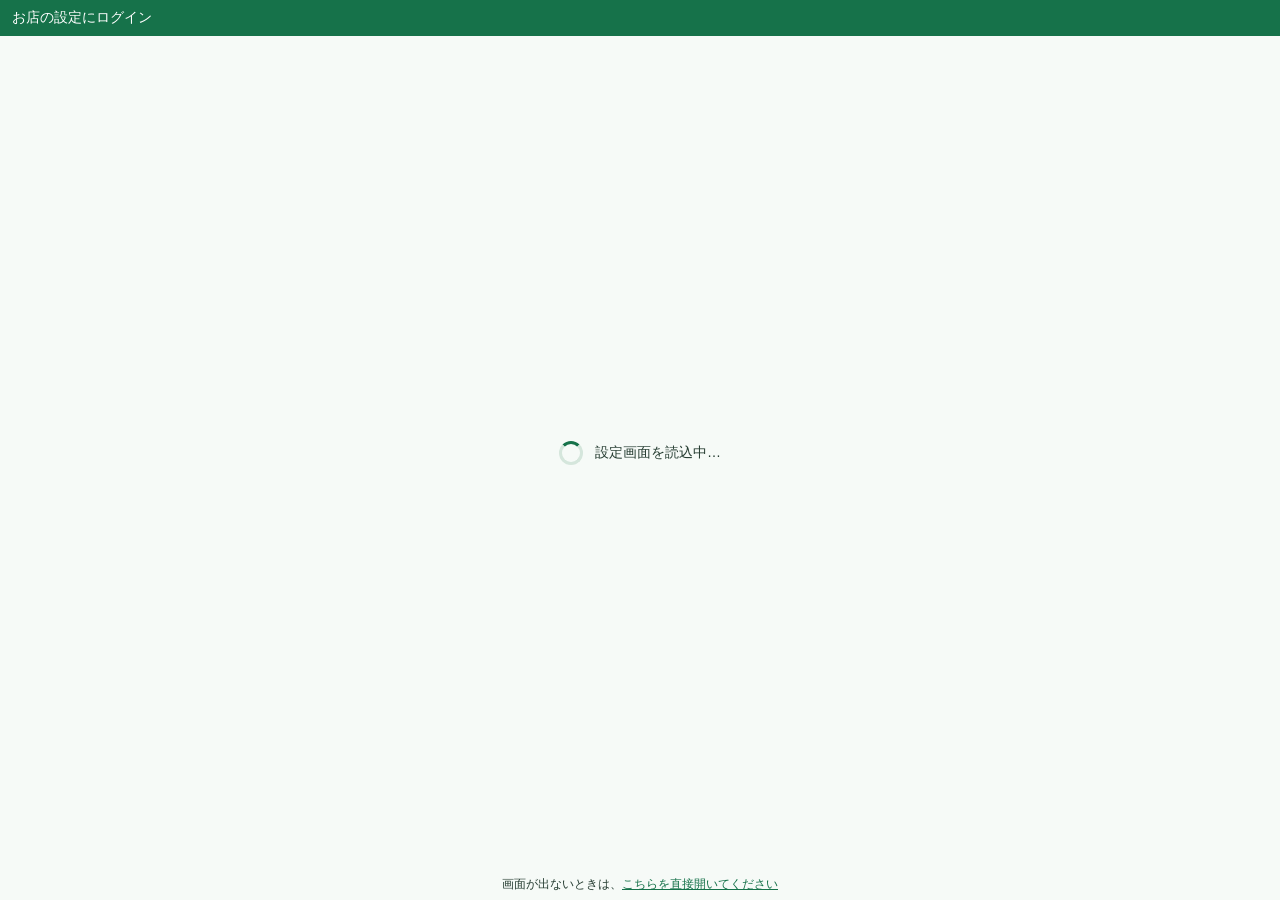
<file: settings/index.html>
<!doctype html>
<html lang="ja">
<head>
  <meta charset="utf-8">
  <meta name="viewport" content="width=device-width, initial-scale=1">
  <meta http-equiv="Cache-Control" content="no-cache, no-store, must-revalidate">
  <meta http-equiv="Pragma" content="no-cache">
  <meta http-equiv="Expires" content="0">
  <title>業務設定</title>
  <script>
    const setupUrl = new URL(location.href);
    const setupLink = setupUrl.searchParams.get('setup');
    if (setupUrl.searchParams.has('setup')) {
      setupUrl.searchParams.delete('setup');
      history.replaceState(history.state, '', setupUrl.pathname + setupUrl.search + setupUrl.hash);
    }
    window.EXEC_URL = 'https://script.google.com/macros/s/AKfycbyY7rwAfjavfs7XgatZMBrd6oIPhd4tOhqDwJg1WHrS1aQ0yMnUWuNnYvD6rLhuVUAG/exec';

  </script>
  <style>
    * { box-sizing: border-box; }
    html, body { margin: 0; height: 100%; }
    body { display: flex; flex-direction: column; height: 100vh; overflow: hidden; font-family: sans-serif; color: #243b30; background: #f6faf7; }
    header { flex: 0 0 auto; padding: 9px 12px; background: #16724A; color: white; font-size: 14px; }
    main { position: relative; flex: 1 1 auto; min-height: 0; overflow: hidden; }
    iframe { display: block; width: 100%; height: 100%; border: 0; visibility: hidden; }
    #loading { position: absolute; inset: 0; display: flex; align-items: center; justify-content: center; gap: 12px; font-size: 14px; }
    #loading[hidden] { display: none; }
    #loginPanel { position: absolute; inset: 0; overflow: auto; padding: 24px 16px; background: #f6faf7; }
    #loginPanel[hidden] { display: none; }
    form { max-width: 440px; margin: auto; }
    input:not([type="checkbox"]) { display: block; width: 100%; padding: 12px; font-size: 16px; }
    button { padding: 12px 24px; background: #16724A; color: white; border: 0; border-radius: 6px; font-size: 16px; }
    #loginMessage { min-height: 1.5em; }
    .spinner { width: 24px; height: 24px; border: 3px solid #d5e6dc; border-top-color: #16724A; border-radius: 50%; animation: spin 1s linear infinite; }
    @keyframes spin { to { transform: rotate(360deg); } }
    @media (prefers-reduced-motion: reduce) { .spinner { animation: none; } }
    footer { flex: 0 0 auto; padding: 7px 12px; text-align: center; font-size: 12px; background: #f6faf7; }
    a { color: #16724A; }
  </style>
</head>
<body>
  <header id="heading"></header>
  <main>
    <div id="loading" role="status"><span class="spinner" aria-hidden="true"></span><span>設定画面を読込中…</span></div>
    <section id="loginPanel" hidden="hidden">
      <form id="loginForm" method="post" action="#" onsubmit="return false">
        <h1 id="loginHeading"></h1>
        <p><label for="loginId">ログインID</label><input name="username" autocomplete="username" id="loginId" type="text" autocapitalize="none" spellcheck="false" required="required" maxlength="100"></p>
        <p><label for="password">パスワード</label><input type="password" name="password" autocomplete="current-password" id="password" required="required" maxlength="1024"></p>
        <p><label><input type="checkbox" id="remember" checked="checked"> このブラウザで保持（365日）</label></p>
        <p id="loginMessage" role="status" aria-live="polite"></p>
        <button type="submit" id="loginButton">ログイン</button>
        <p><a href="#register" id="showRegister">はじめての登録・ID やパスワードを忘れたとき</a></p>
      </form>
      <form id="registerForm" method="post" action="#" onsubmit="return false" hidden="hidden">
        <h1>はじめての登録</h1>
        <p id="setupCodeField"><label for="setupCode">登録コード</label><input id="setupCode" name="code" inputmode="numeric" autocomplete="one-time-code" required="required" placeholder="1234-5678"></p>
        <p id="setupConfirmed" hidden="hidden">登録リンクを確認しました</p>
        <p><label for="registerId">ログイン ID</label><input id="registerId" name="username" autocomplete="username" placeholder="kuma-admin" autocapitalize="none" spellcheck="false" required="required" maxlength="100"></p>
        <p><label for="newPassword">新しいパスワード</label><input id="newPassword" name="password" type="password" autocomplete="new-password" minlength="12" maxlength="1024" passwordrules="minlength: 12; required: lower; required: upper; required: digit;" required="required"></p>
        <p>ID を入れて、パスワード欄で「強力なパスワードを使用」を押し、登録する</p>
        <p><label for="registerName">名前</label><input id="registerName" name="name" value="サンロ太郎" required="required" maxlength="100"></p>
        <p id="registerMessage" role="status" aria-live="polite"></p>
        <button type="submit" id="registerButton">登録する</button>
        <p><a href="#login" id="showLogin">ログインにもどる</a></p>
      </form>
    </section>
    <iframe id="settings" title="業務設定" allow="clipboard-write" referrerpolicy="no-referrer-when-downgrade"></iframe>
  </main>
  <footer>画面が出ないときは、<a id="direct" target="_blank" rel="noopener noreferrer">こちらを直接開いてください</a></footer>
  <script>
    document.title = 'お店の設定にログイン';
    document.getElementById('heading').textContent = document.title;
    document.getElementById('direct').href = window.EXEC_URL;
    const requested = new URLSearchParams(location.search).get('store');
    const storeKey = typeof requested === 'string' && /^[a-z]+$/.test(requested) ? requested : '';
    const frame = document.getElementById('settings');
    const panel = document.getElementById('loginPanel');
    let password = document.getElementById('password');
    let button = document.getElementById('loginButton');
    let message = document.getElementById('loginMessage');
    document.getElementById('loginHeading').textContent = 'お店の設定にログイン';
    let peer = null, peerOrigin = null, waiting = false, pending = false, readyTimer = null, loginTimer = null;
    let registering = false;
    let loadingTimer = null;
    function switchForm(value) {
      if (waiting || pending) return;
      password.value = ''; message.textContent = '';
      registering = value;
      document.getElementById('loginForm').hidden = value;
      document.getElementById('registerForm').hidden = !value;
      password = document.getElementById(value ? 'newPassword' : 'password');
      button = document.getElementById(value ? 'registerButton' : 'loginButton');
      message = document.getElementById(value ? 'registerMessage' : 'loginMessage');
    }
    document.getElementById('showRegister').addEventListener('click', function (event) { event.preventDefault(); switchForm(true); });
    document.getElementById('showLogin').addEventListener('click', function (event) { event.preventDefault(); switchForm(false); });
    if (setupLink !== null) {
      document.getElementById('setupCode').value = setupLink;
      document.getElementById('setupCode').type = 'hidden';
      document.getElementById('setupCodeField').hidden = true;
      document.getElementById('setupConfirmed').hidden = false;
      switchForm(true);
      showApp(false);
      document.getElementById('registerId').focus();
    }
    function showApp(loggedIn) {
      clearTimeout(loadingTimer);
      panel.hidden = loggedIn;
      frame.style.visibility = loggedIn ? 'visible' : 'hidden';
      document.getElementById('loading').hidden = true;
    }
    function registrationMessage(message){
     message=typeof message==='string'?message.replace(/^Error: /,''):'';
     const fixed=['ID は半角英数字と _ . @ - だけ、パスワードは12文字以上にしてください','リンクの期限切れです。GAS でもう一度リンクを出してください','少し待ってからもう一度','保存できませんでした。もう一度','登録はできました。ログインを押してください'];
     return message.startsWith('保存できませんでした：')||fixed.includes(message)||/^コードが違います（あと [1-9] 回）$/.test(message)?message:'保存できませんでした。もう一度';
    }
    function validRegistration() {
      if (!registering) return true;
      const id = document.getElementById('registerId').value;
      if (/^[A-Za-z0-9_.@-]{1,100}$/.test(id) && Array.from(password.value).length >= 12 && password.value.length <= 1024 && !/[,\r\n]/.test(password.value)) return true;
      message.textContent = 'ID は半角英数字と _ . @ - だけ、パスワードは12文字以上にしてください';
      return false;
    }
    function sendLogin() {
      if (pending) return;
      if (!validRegistration()) { waiting = false; clearTimeout(readyTimer); button.disabled = false; return; }
      waiting = false; clearTimeout(readyTimer); pending = true;
      message.textContent = registering ? '登録中…（30 秒ほどかかることがあります）' : 'ログイン中…（少し時間がかかります）';
      loginTimer = setTimeout(function () {
        pending = false; button.disabled = false;
        message.textContent = '時間がかかっています。もう一度押すか、少し待ってから画面を再読み込みしてください';
        password.value = '';
      }, registering ? 60000 : 45000);
      if (registering) {
        peer.postMessage({type:'linefax-settings-register', code:document.getElementById('setupCode').value,
          loginId:document.getElementById('registerId').value, password:password.value,
          name:document.getElementById('registerName').value, storeKey:storeKey}, peerOrigin);
        return;
      }
      peer.postMessage({type:'linefax-settings-login', loginId:document.getElementById('loginId').value,
        password:password.value, remember:document.getElementById('remember').checked, storeKey:storeKey}, peerOrigin);
    }
    window.addEventListener('message', function (event) {
      if (!/^https:\/\/[a-z0-9-]+-script\.googleusercontent\.com$/.test(event.origin)) return;
      const data = event.data;
      if (!data || typeof data !== 'object' || !event.source) return;
      if (peer && (event.source !== peer || event.origin !== peerOrigin)) return;
      if (data.type === 'linefax-settings-ready') {
        // GASの入れ子iframeを許可し、別ウィンドウからのreadyは拒否する。
        let w = event.source, ok = false;
        try {
          for (let i = 0; i < 5 && w; i++) {
            if (w === frame.contentWindow) { ok = true; break; }
            if (w === w.parent) break;
            w = w.parent;
          }
        } catch (e) { return; }
        if (!ok) return;
        clearTimeout(loadingTimer);
        if (!peer) { peer = event.source; peerOrigin = event.origin; }
        peer.postMessage({type:'linefax-settings-hello', storeKey:storeKey}, peerOrigin);
        if (data.restoring === true) {
          loadingTimer = setTimeout(function () { showApp(false); }, 30000);
        } else if (data.loggedIn === true) {
          waiting = false; pending = false; clearTimeout(readyTimer); clearTimeout(loginTimer);
          button.disabled = false; showApp(true); password.value = '';
        } else {
          showApp(false);
          if (waiting) sendLogin();
        }
      } else if (peer && ['linefax-settings-register-result', 'linefax-settings-login-result'].includes(data.type) && typeof data.ok === 'boolean' && (data.ok || (pending && data.type === (registering ? 'linefax-settings-register-result' : 'linefax-settings-login-result')))) {
        waiting = false; pending = false; clearTimeout(readyTimer); clearTimeout(loginTimer); button.disabled = false;
        message.textContent = data.ok ? '' : (registering ? registrationMessage(data.message) : 'IDまたはパスワードが違います');
        showApp(data.ok);
        password.value = '';
      } else if (peer && data.type === 'linefax-settings-logged-out') {
        waiting = false; pending = false; clearTimeout(readyTimer); clearTimeout(loginTimer); button.disabled = false;
        password.value = ''; message.textContent = ''; showApp(false);
      }
    });
    function submitAuth(event) {
      event.preventDefault();
      if (button.disabled || !validRegistration()) return;
      button.disabled = true;
      if (peer) { sendLogin(); return; }
      waiting = true; message.textContent = '読み込み中…';
      readyTimer = setTimeout(function () {
        waiting = false; button.disabled = false;
        message.textContent = '読み込みに時間がかかっています。再試行するか、下の直接リンクを開いてください。';
        password.value = '';
      }, 15000);
    }
    document.getElementById('loginForm').addEventListener('submit', submitAuth);
    document.getElementById('registerForm').addEventListener('submit', submitAuth);
    frame.onload = function () {
      if (peer) return;
      clearTimeout(loadingTimer);
      loadingTimer = setTimeout(function () { showApp(false); }, 20000);
    };
    frame.src = window.EXEC_URL;
  </script>
</body>
</html>
</file>
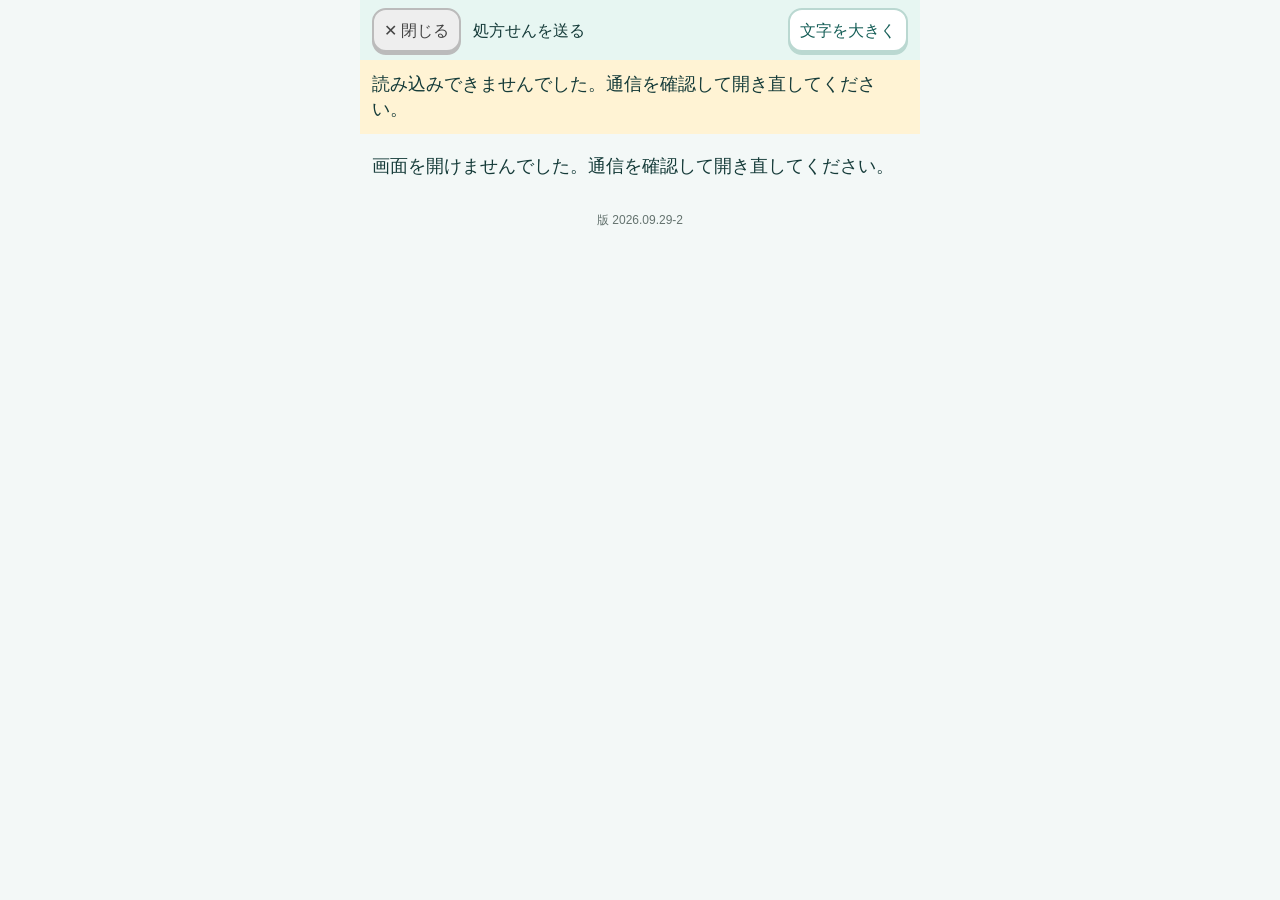
<file: shimoyoshida/index.html>
<!doctype html><html lang="ja"><head><meta charset="utf-8"><meta name="viewport" content="width=device-width,initial-scale=1"><title>処方せんを送る | サンロくん</title><meta http-equiv="Cache-Control" content="no-store, no-cache, must-revalidate">
<script>
const APP_VERSION = '2026.09.29-2';
(function () {
  var key = 'fujikawa-rx-version', query = '?v=' + APP_VERSION;
  try {
    if (localStorage.getItem(key) !== APP_VERSION) {
      localStorage.setItem(key, APP_VERSION);
      // URLも確認し、保存を無視するWebViewでも再読込は1回に留める。
      if (location.search !== query) location.replace(location.pathname + query);
    }
  } catch (error) { /* 保存不可でも画面を開く。 */ }
})();
</script>
<script defer src="https://static.line-scdn.net/liff/edge/2/sdk.js" data-liff-sdk></script>
<script>
document.write('<link rel="stylesheet" href="style.css?v=' + APP_VERSION + '">');
['config.js', 'sdk.js', 'app.js'].forEach(function (file) {
  document.write('<script defer src="' + file + '?v=' + APP_VERSION + '"><\/script>');
});
</script></head><body>
<header><button id="header-close" class="close-button" type="button">✕ 閉じる</button><span id="pharmacy-heading">処方せんを送る</span><button id="font" disabled>文字を大きく</button></header>
<div id="notice" role="status" aria-live="polite"></div><main id="main" aria-live="polite"><section class="panel"><h1>処方せんの写真を送ってね</h1><div class="progress" role="status"><span class="spinner" aria-hidden="true"></span>読み込み中…</div><button disabled>カメラで撮る</button><button disabled>アルバムから選ぶ</button></section></main>
<input id="camera" type="file" accept="image/*" capture="environment" hidden><input id="album" type="file" accept="image/*" hidden>
<footer id="app-version"></footer>
<script>document.getElementById('app-version').textContent = '版 ' + APP_VERSION;</script>
</body></html>
</file>
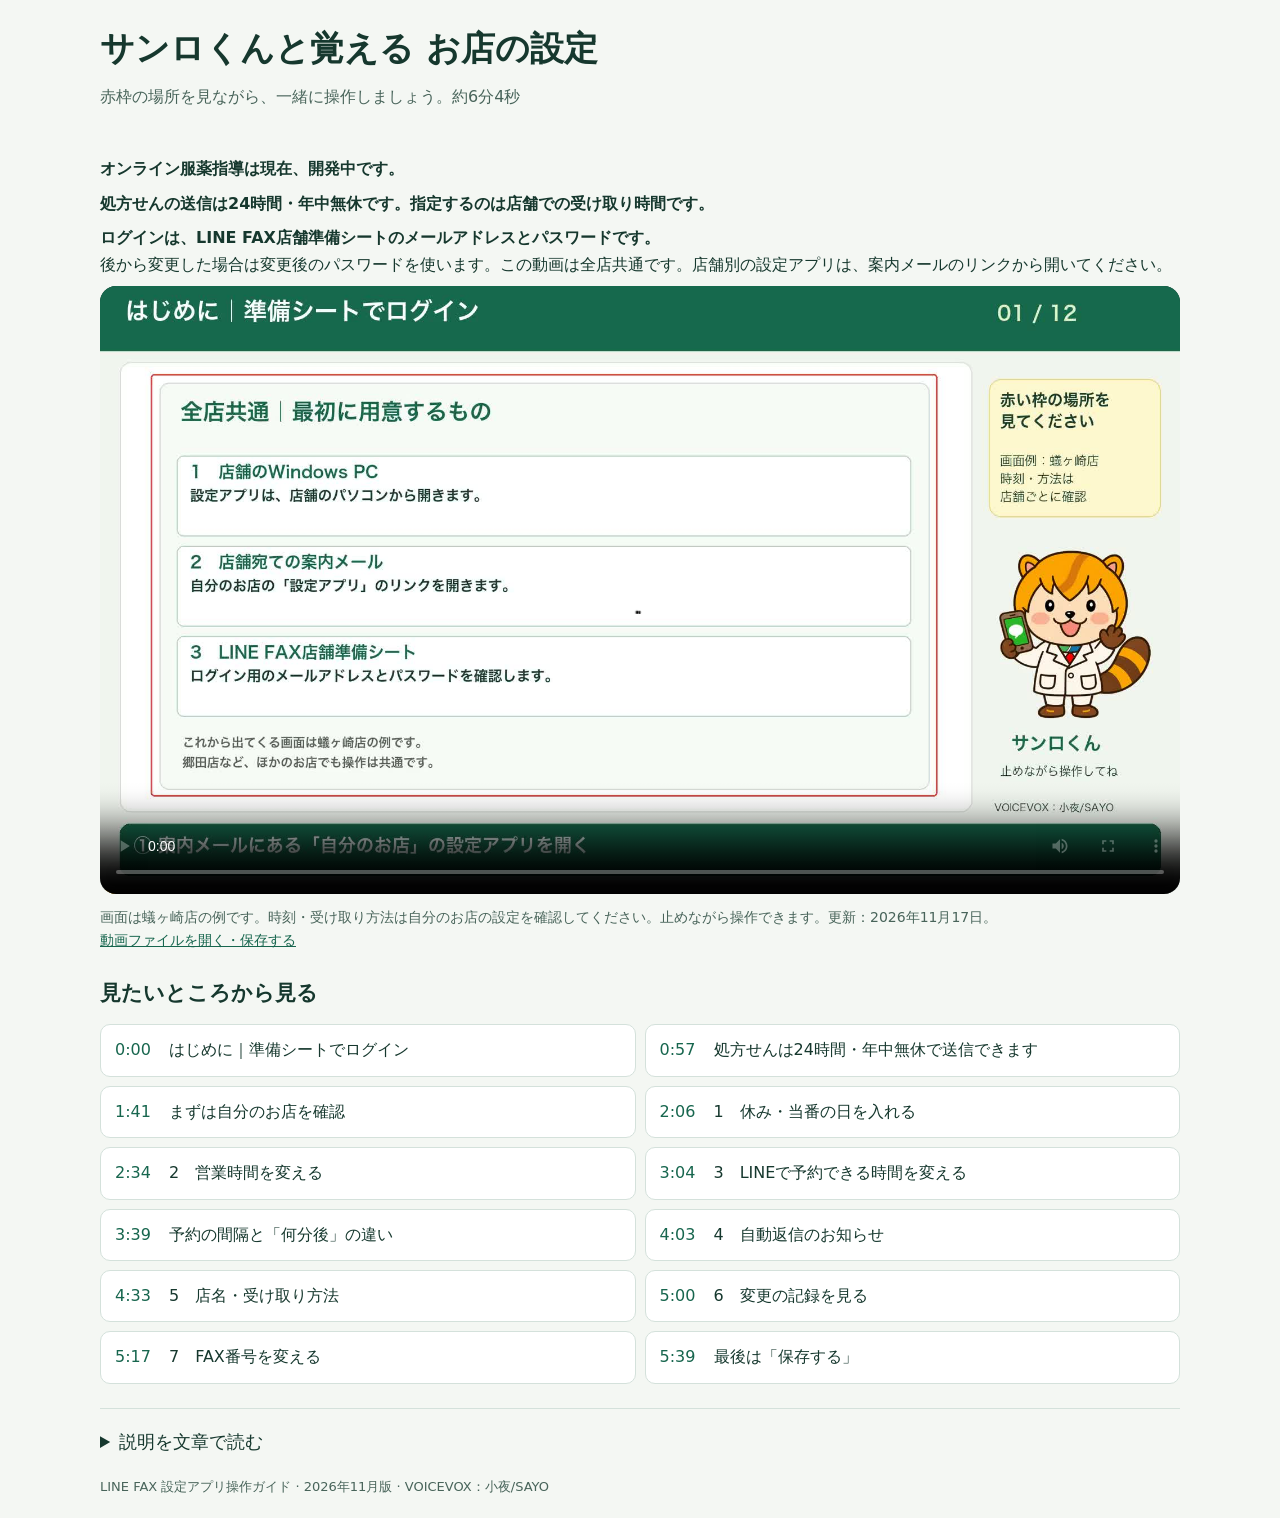
<file: help/settings/index.html>
<!doctype html>
<html lang="ja"><head><meta charset="utf-8"><meta name="viewport" content="width=device-width,initial-scale=1"><meta name="robots" content="noindex"><title>サンロくんと覚える お店の設定</title>
<style>
:root{color-scheme:light;--green:#17664e;--ink:#16382e;--border:#d4e1db}*{box-sizing:border-box}body{margin:0;background:#f4f7f3;color:var(--ink);font-family:system-ui,-apple-system,"Hiragino Kaku Gothic ProN","Yu Gothic",sans-serif;line-height:1.65}header,main,footer{max-width:1120px;margin:auto;padding:20px}header{padding-bottom:10px}h1{font-size:clamp(23px,4vw,34px);margin:0 0 6px}h2{font-size:21px;margin:0 0 14px}h3{font-size:18px;margin-top:25px}p{margin:8px 0}header p,.note,footer{color:#48645a}.player{background:#122e26;border-radius:16px;overflow:hidden}video{display:block;width:100%;aspect-ratio:16/9;background:#122e26}.note{font-size:14px;margin:12px 0 24px}.chapters{display:grid;grid-template-columns:repeat(2,minmax(0,1fr));gap:9px}button{appearance:none;display:flex;align-items:center;gap:14px;text-align:left;background:white;color:var(--ink);border:1px solid var(--border);border-radius:10px;padding:12px 14px;min-height:52px;font:inherit;cursor:pointer}button:hover,button[aria-current="true"]{border-color:var(--green);background:#e5f1e9}button:focus-visible,a:focus-visible,summary:focus-visible{outline:3px solid #bb7500;outline-offset:3px}time{font-variant-numeric:tabular-nums;color:var(--green);min-width:40px}details{margin-top:24px;border-top:1px solid var(--border);padding-top:18px}summary{cursor:pointer;font-size:18px}a{color:var(--green)}footer{font-size:13px;padding-top:0}@media(max-width:640px){header,main,footer{padding:16px}.chapters{grid-template-columns:1fr}.player{border-radius:9px}}
</style></head><body>
<header><h1>サンロくんと覚える お店の設定</h1><p>赤枠の場所を見ながら、一緒に操作しましょう。約6分4秒</p></header>
<main><p><strong>オンライン服薬指導は現在、開発中です。</strong></p><p><strong>処方せんの送信は24時間・年中無休です。指定するのは店舗での受け取り時間です。</strong></p><p><strong>ログインは、LINE FAX店舗準備シートのメールアドレスとパスワードです。</strong><br>後から変更した場合は変更後のパスワードを使います。この動画は全店共通です。店舗別の設定アプリは、案内メールのリンクから開いてください。</p><div class="player"><video id="guide" controls playsinline preload="metadata" poster="poster.jpg?v=v6-20261117"><source src="sanrokun-settings-guide-v6-20261117.mp4" type="video/mp4"><track kind="subtitles" src="captions.vtt?v=v6-20261117" srclang="ja" label="日本語の要点">動画を再生できない場合は、下のリンクから開いてください。</video></div>
<p class="note">画面は蟻ヶ崎店の例です。時刻・受け取り方法は自分のお店の設定を確認してください。止めながら操作できます。更新：2026年11月17日。<br><a href="sanrokun-settings-guide-v6-20261117.mp4">動画ファイルを開く・保存する</a></p>
<h2>見たいところから見る</h2><div class="chapters"><button type="button" data-start="0"><time>0:00</time><span>はじめに｜準備シートでログイン</span></button>
<button type="button" data-start="57.067"><time>0:57</time><span>処方せんは24時間・年中無休で送信できます</span></button>
<button type="button" data-start="101.067"><time>1:41</time><span>まずは自分のお店を確認</span></button>
<button type="button" data-start="126.8"><time>2:06</time><span>1　休み・当番の日を入れる</span></button>
<button type="button" data-start="154.8"><time>2:34</time><span>2　営業時間を変える</span></button>
<button type="button" data-start="184.133"><time>3:04</time><span>3　LINEで予約できる時間を変える</span></button>
<button type="button" data-start="219.0"><time>3:39</time><span>予約の間隔と「何分後」の違い</span></button>
<button type="button" data-start="243.267"><time>4:03</time><span>4　自動返信のお知らせ</span></button>
<button type="button" data-start="273.4"><time>4:33</time><span>5　店名・受け取り方法</span></button>
<button type="button" data-start="300.333"><time>5:00</time><span>6　変更の記録を見る</span></button>
<button type="button" data-start="317.733"><time>5:17</time><span>7　FAX番号を変える</span></button>
<button type="button" data-start="339.467"><time>5:39</time><span>最後は「保存する」</span></button></div><p id="play-message" role="status" aria-live="polite"></p>
<details><summary>説明を文章で読む</summary><h3>はじめに｜準備シートでログイン</h3><p>こんにちは、サンロくんです。この動画は、全店共通の設定アプリの説明です。まず、店舗のパソコンで、案内メールにある自分のお店の設定アプリのリンクを開きます。ログインには、ラインファックス店舗準備シートに記入したメールアドレスとパスワードを使います。メールアドレス欄とパスワード欄に、それぞれ入力して、ログインを押してください。これは設定アプリへのログインです。新規登録は選びません。パスワードを後から変更した場合は、変更後のものを使ってください。入れないときは木村まで連絡してください。ログインできたら、上にある店名が自分のお店か確認します。これから映る画面は蟻ヶ崎店の例です。郷田店など、ほかのお店でも操作は同じですが、時刻や受け取り方法は自分のお店の内容を確認しましょう。</p>
<h3>処方せんは24時間・年中無休で送信できます</h3><p>アプリから処方せんを送れる時間は、24時間、年中無休です。夜中や休日など、お店が閉まっているときも送れます。実際に、夜中や休日に送る方もいます。指定が必要なのは、店舗でお薬を受け取る時間です。営業時間、昼休み、休業日、受け取りの開始時刻や当日の予約締め切りは、受け取りの選択肢のための設定です。処方せんを送れる時間を制限する設定ではありません。送信できても、すぐにお薬を受け取れるという意味ではありません。お店の営業日と、ラインで選べる受け取り時刻を確認してください。</p>
<h3>まずは自分のお店を確認</h3><p>こんにちは、サンロくんです。お店の設定を、一緒に見ていきましょう。ログインしたら、上にある店名が自分のお店か確認します。横には、今日の営業時間と当日の受付締め切りが出ています。この動画では、蟻ヶ崎店の画面を例に説明します。時刻は、それぞれのお店の設定を確認してください。</p>
<h3>1　休み・当番の日を入れる</h3><p>最初は、休み、当番の日を入れる、です。年末年始や臨時のお休み、休日当番を登録します。どうする、で種類を選び、カレンダーで日にちを選びます。連休なら、最初の日と最後の日を押します。予定を追加したら、入っている予定を確認して、右上の保存するを押してください。追加しただけでは、まだ保存されていません。</p>
<h3>2　営業時間を変える</h3><p>次は、営業時間を変える、です。ふだんの曜日ごとの営業時間と、昼休みを決めます。この画面のお店の開店時刻は、午前9時です。午前は9時から13時まで、午後は14時から18時まで営業します。昼休みは13時から14時です。その日だけのお休みは、先ほどの休み、当番の日を入れる、で登録します。</p>
<h3>3　LINEで予約できる時間を変える</h3><p>次は、ラインで予約できる時間を変える、です。営業時間とは別に、受け取りの開始、昼休みのあとの再開、当日の予約締め切りを決めます。この画面の受け取り開始は、午前9時30分です。昼休みのあとは14時30分に再開します。当日の予約締め切りは17時30分です。受付の締め切りと、受け取りの最終時刻は、同じ意味ではありません。画面の時間の図も確認しましょう。</p>
<h3>予約の間隔と「何分後」の違い</h3><p>詳しい設定の、今から何分後以降を出す、は、選べる時刻までの待ち時間です。ゼロ分後は、追加の待ち時間がないという意味で、お薬がすぐにできるという意味ではありません。予約の間隔を30分にすると、選べる時刻が30分おきに並びます。この二つは、別の設定です。</p>
<h3>4　自動返信のお知らせ</h3><p>次は、自動返信のお知らせ、です。年末年始などの案内を、ラインの自動返信に添えられます。お知らせの文を書き、出し始める日と、出し終わる日を確認します。終わる日は必ず指定してください。ラインでの見え方を確認して、保存します。お知らせを書くだけでは、休業日の予約は止まりません。お休みは、休み、当番の画面にも入れましょう。</p>
<h3>5　店名・受け取り方法</h3><p>店名、受け取り方法では、お店の名前と、対応する受け取り方法を確認します。この画面のお店は、薬局で受け取りだけです。ドライブスルーは、実際に対応するお店だけで使います。オンライン服薬指導は、現在開発中です。今は設定しません。ほかのお店の設定を、そのまままねしないでください。</p>
<h3>6　変更の記録を見る</h3><p>設定がいつ変わったか知りたいときは、変更の記録を見る、を開きます。いつ、何を変更したか確認できます。店舗で一つのログインを共用している場合、スタッフ一人ひとりの名前が分かるわけではありません。</p>
<h3>7　FAX番号を変える</h3><p>ファックス番号を変える、は、処方せんを受け取るお店の番号です。番号が実際に変わったときだけ、変更する、から入力します。電話番号と間違えないよう、送り先を確認してから保存してください。説明を聞いているだけなら、変更する必要はありません。</p>
<h3>最後は「保存する」</h3><p>最後に、保存のしかたです。何も変えていないときは、保存する、は押せません。変更すると押せるようになります。内容を確認して保存してください。複数人で同時に編集せず、一人ずつ操作しましょう。分からなくなったら、この動画を止めて、同じ画面を開いてみてください。サンロくんでした。</p></details></main>
<footer>LINE FAX 設定アプリ操作ガイド · 2026年11月版 · VOICEVOX：小夜/SAYO</footer>
<script>
const video=document.getElementById('guide');
const buttons=Array.from(document.querySelectorAll('[data-start]'));
for(const button of buttons)button.addEventListener('click',()=>{
 video.currentTime=Number(button.dataset.start);
 video.scrollIntoView({behavior:'smooth',block:'center'});
 const pending=video.play();
 if(pending)pending.catch(error=>{if(error.name==='NotAllowedError')document.getElementById('play-message').textContent='動画の再生ボタンを押してください。';});
});
video.addEventListener('playing',()=>{document.getElementById('play-message').textContent='';});
video.addEventListener('timeupdate',()=>{
 let active=0;buttons.forEach((button,i)=>{if(video.currentTime>=Number(button.dataset.start))active=i;});
 buttons.forEach((button,i)=>button.setAttribute('aria-current',String(i===active)));
});
</script></body></html>
</file>
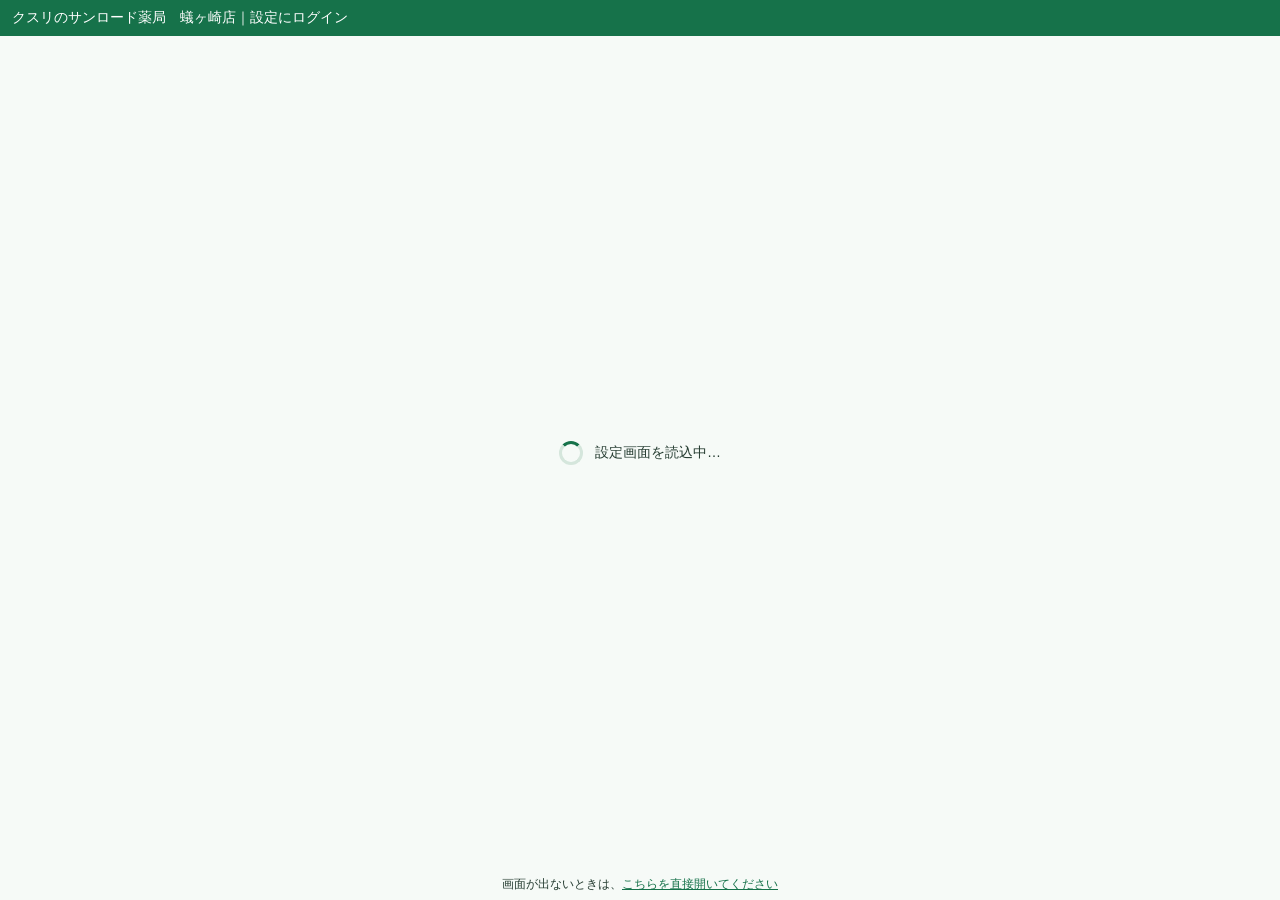
<file: settings/arigasaki/index.html>
<!doctype html>
<html lang="ja">
<head>
  <meta charset="utf-8">
  <meta name="viewport" content="width=device-width, initial-scale=1">
  <meta http-equiv="Cache-Control" content="no-cache, no-store, must-revalidate">
  <meta http-equiv="Pragma" content="no-cache">
  <meta http-equiv="Expires" content="0">
  <title>クスリのサンロード薬局　蟻ヶ崎店｜業務設定</title>
  <script>
    const setupUrl = new URL(location.href);
    const setupLink = setupUrl.searchParams.get('setup');
    if (setupUrl.searchParams.has('setup')) {
      setupUrl.searchParams.delete('setup');
      history.replaceState(history.state, '', setupUrl.pathname + setupUrl.search + setupUrl.hash);
    }
    window.EXEC_URL = 'https://script.google.com/macros/s/AKfycbzzbAVPnFRmVvcuL64xXVMEP1IHml-efd12JSZf7HbNb_q4RWIeNH791uGTzBsr14xv/exec';

  </script>
  <style>
    * { box-sizing: border-box; }
    html, body { margin: 0; height: 100%; }
    body { display: flex; flex-direction: column; height: 100vh; overflow: hidden; font-family: sans-serif; color: #243b30; background: #f6faf7; }
    header { flex: 0 0 auto; padding: 9px 12px; background: #16724A; color: white; font-size: 14px; }
    main { position: relative; flex: 1 1 auto; min-height: 0; overflow: hidden; }
    iframe { display: block; width: 100%; height: 100%; border: 0; visibility: hidden; }
    #loading { position: absolute; inset: 0; display: flex; align-items: center; justify-content: center; gap: 12px; font-size: 14px; }
    #loading[hidden] { display: none; }
    #loginPanel { position: absolute; inset: 0; overflow: auto; padding: 24px 16px; background: #f6faf7; }
    #loginPanel[hidden] { display: none; }
    form { max-width: 440px; margin: auto; }
    input:not([type="checkbox"]) { display: block; width: 100%; padding: 12px; font-size: 16px; }
    button { padding: 12px 24px; background: #16724A; color: white; border: 0; border-radius: 6px; font-size: 16px; }
    #loginMessage { min-height: 1.5em; }
    .spinner { width: 24px; height: 24px; border: 3px solid #d5e6dc; border-top-color: #16724A; border-radius: 50%; animation: spin 1s linear infinite; }
    @keyframes spin { to { transform: rotate(360deg); } }
    @media (prefers-reduced-motion: reduce) { .spinner { animation: none; } }
    footer { flex: 0 0 auto; padding: 7px 12px; text-align: center; font-size: 12px; background: #f6faf7; }
    a { color: #16724A; }
  </style>
</head>
<body>
  <header id="heading"></header>
  <main>
    <div id="loading" role="status"><span class="spinner" aria-hidden="true"></span><span>設定画面を読込中…</span></div>
    <section id="loginPanel" hidden="hidden">
      <form id="loginForm" method="post" action="#" onsubmit="return false">
        <h1 id="loginHeading"></h1>
        <p><label for="loginId">ログインID</label><input name="username" autocomplete="username" id="loginId" type="text" autocapitalize="none" spellcheck="false" required="required" maxlength="100"></p>
        <p><label for="password">パスワード</label><input type="password" name="password" autocomplete="current-password" id="password" required="required" maxlength="1024"></p>
        <p><label><input type="checkbox" id="remember" checked="checked"> このブラウザで保持（365日）</label></p>
        <p id="loginMessage" role="status" aria-live="polite"></p>
        <button type="submit" id="loginButton">ログイン</button>
        <p><a href="#register" id="showRegister">はじめての登録・ID やパスワードを忘れたとき</a></p>
      </form>
      <form id="registerForm" method="post" action="#" onsubmit="return false" hidden="hidden">
        <h1>はじめての登録</h1>
        <p id="setupCodeField"><label for="setupCode">登録コード</label><input id="setupCode" name="code" inputmode="numeric" autocomplete="one-time-code" required="required" placeholder="1234-5678"></p>
        <p id="setupConfirmed" hidden="hidden">登録リンクを確認しました</p>
        <p><label for="registerId">ログイン ID</label><input id="registerId" name="username" autocomplete="username" placeholder="kuma-admin" autocapitalize="none" spellcheck="false" required="required" maxlength="100"></p>
        <p><label for="newPassword">新しいパスワード</label><input id="newPassword" name="password" type="password" autocomplete="new-password" minlength="12" maxlength="1024" passwordrules="minlength: 12; required: lower; required: upper; required: digit;" required="required"></p>
        <p>ID を入れて、パスワード欄で「強力なパスワードを使用」を押し、登録する</p>
        <p><label for="registerName">名前</label><input id="registerName" name="name" value="サンロ太郎" required="required" maxlength="100"></p>
        <p id="registerMessage" role="status" aria-live="polite"></p>
        <button type="submit" id="registerButton">登録する</button>
        <p><a href="#login" id="showLogin">ログインにもどる</a></p>
      </form>
    </section>
    <iframe id="settings" title="業務設定" allow="clipboard-write" referrerpolicy="no-referrer-when-downgrade"></iframe>
  </main>
  <footer>画面が出ないときは、<a id="direct" target="_blank" rel="noopener noreferrer">こちらを直接開いてください</a></footer>
  <script>
    document.title = 'クスリのサンロード薬局　蟻ヶ崎店｜設定にログイン';
    document.getElementById('heading').textContent = document.title;
    document.getElementById('direct').href = window.EXEC_URL;
    const storeKey = 'arigasaki';
    const frame = document.getElementById('settings');
    const panel = document.getElementById('loginPanel');
    let password = document.getElementById('password');
    let button = document.getElementById('loginButton');
    let message = document.getElementById('loginMessage');
    document.getElementById('loginHeading').textContent = document.title;
    let peer = null, peerOrigin = null, waiting = false, pending = false, readyTimer = null, loginTimer = null;
    let registering = false;
    let loadingTimer = null;
    function switchForm(value) {
      if (waiting || pending) return;
      password.value = ''; message.textContent = '';
      registering = value;
      document.getElementById('loginForm').hidden = value;
      document.getElementById('registerForm').hidden = !value;
      password = document.getElementById(value ? 'newPassword' : 'password');
      button = document.getElementById(value ? 'registerButton' : 'loginButton');
      message = document.getElementById(value ? 'registerMessage' : 'loginMessage');
    }
    document.getElementById('showRegister').addEventListener('click', function (event) { event.preventDefault(); switchForm(true); });
    document.getElementById('showLogin').addEventListener('click', function (event) { event.preventDefault(); switchForm(false); });
    if (setupLink !== null) {
      document.getElementById('setupCode').value = setupLink;
      document.getElementById('setupCode').type = 'hidden';
      document.getElementById('setupCodeField').hidden = true;
      document.getElementById('setupConfirmed').hidden = false;
      switchForm(true);
      showApp(false);
      document.getElementById('registerId').focus();
    }
    function showApp(loggedIn) {
      clearTimeout(loadingTimer);
      panel.hidden = loggedIn;
      frame.style.visibility = loggedIn ? 'visible' : 'hidden';
      document.getElementById('loading').hidden = true;
    }
    function registrationMessage(message){
     message=typeof message==='string'?message.replace(/^Error: /,''):'';
     const fixed=['ID は半角英数字と _ . @ - だけ、パスワードは12文字以上にしてください','リンクの期限切れです。GAS でもう一度リンクを出してください','少し待ってからもう一度','保存できませんでした。もう一度','登録はできました。ログインを押してください'];
     return message.startsWith('保存できませんでした：')||fixed.includes(message)||/^コードが違います（あと [1-9] 回）$/.test(message)?message:'保存できませんでした。もう一度';
    }
    function validRegistration() {
      if (!registering) return true;
      const id = document.getElementById('registerId').value;
      if (/^[A-Za-z0-9_.@-]{1,100}$/.test(id) && Array.from(password.value).length >= 12 && password.value.length <= 1024 && !/[,\r\n]/.test(password.value)) return true;
      message.textContent = 'ID は半角英数字と _ . @ - だけ、パスワードは12文字以上にしてください';
      return false;
    }
    function sendLogin() {
      if (pending) return;
      if (!validRegistration()) { waiting = false; clearTimeout(readyTimer); button.disabled = false; return; }
      waiting = false; clearTimeout(readyTimer); pending = true;
      message.textContent = registering ? '登録中…（30 秒ほどかかることがあります）' : 'ログイン中…（少し時間がかかります）';
      loginTimer = setTimeout(function () {
        pending = false; button.disabled = false;
        message.textContent = '時間がかかっています。もう一度押すか、少し待ってから画面を再読み込みしてください';
        password.value = '';
      }, registering ? 60000 : 45000);
      if (registering) {
        peer.postMessage({type:'linefax-settings-register', code:document.getElementById('setupCode').value,
          loginId:document.getElementById('registerId').value, password:password.value,
          name:document.getElementById('registerName').value, storeKey:storeKey}, peerOrigin);
        return;
      }
      peer.postMessage({type:'linefax-settings-login', loginId:document.getElementById('loginId').value,
        password:password.value, remember:document.getElementById('remember').checked, storeKey:storeKey}, peerOrigin);
    }
    window.addEventListener('message', function (event) {
      if (!/^https:\/\/[a-z0-9-]+-script\.googleusercontent\.com$/.test(event.origin)) return;
      const data = event.data;
      if (!data || typeof data !== 'object' || !event.source) return;
      if (peer && (event.source !== peer || event.origin !== peerOrigin)) return;
      if (data.type === 'linefax-settings-ready') {
        // GASの入れ子iframeを許可し、別ウィンドウからのreadyは拒否する。
        let w = event.source, ok = false;
        try {
          for (let i = 0; i < 5 && w; i++) {
            if (w === frame.contentWindow) { ok = true; break; }
            if (w === w.parent) break;
            w = w.parent;
          }
        } catch (e) { return; }
        if (!ok) return;
        clearTimeout(loadingTimer);
        if (!peer) { peer = event.source; peerOrigin = event.origin; }
        peer.postMessage({type:'linefax-settings-hello', storeKey:storeKey}, peerOrigin);
        if (data.restoring === true) {
          loadingTimer = setTimeout(function () { showApp(false); }, 30000);
        } else if (data.loggedIn === true) {
          waiting = false; pending = false; clearTimeout(readyTimer); clearTimeout(loginTimer);
          button.disabled = false; showApp(true); password.value = '';
        } else {
          showApp(false);
          if (waiting) sendLogin();
        }
      } else if (peer && ['linefax-settings-register-result', 'linefax-settings-login-result'].includes(data.type) && typeof data.ok === 'boolean' && (data.ok || (pending && data.type === (registering ? 'linefax-settings-register-result' : 'linefax-settings-login-result')))) {
        waiting = false; pending = false; clearTimeout(readyTimer); clearTimeout(loginTimer); button.disabled = false;
        message.textContent = data.ok ? '' : (registering ? registrationMessage(data.message) : 'IDまたはパスワードが違います');
        showApp(data.ok);
        password.value = '';
      } else if (peer && data.type === 'linefax-settings-logged-out') {
        waiting = false; pending = false; clearTimeout(readyTimer); clearTimeout(loginTimer); button.disabled = false;
        password.value = ''; message.textContent = ''; showApp(false);
      }
    });
    function submitAuth(event) {
      event.preventDefault();
      if (button.disabled || !validRegistration()) return;
      button.disabled = true;
      if (peer) { sendLogin(); return; }
      waiting = true; message.textContent = '読み込み中…';
      readyTimer = setTimeout(function () {
        waiting = false; button.disabled = false;
        message.textContent = '読み込みに時間がかかっています。再試行するか、下の直接リンクを開いてください。';
        password.value = '';
      }, 15000);
    }
    document.getElementById('loginForm').addEventListener('submit', submitAuth);
    document.getElementById('registerForm').addEventListener('submit', submitAuth);
    frame.onload = function () {
      if (peer) return;
      clearTimeout(loadingTimer);
      loadingTimer = setTimeout(function () { showApp(false); }, 20000);
    };
    frame.src = window.EXEC_URL;
  </script>
</body>
</html>
</file>
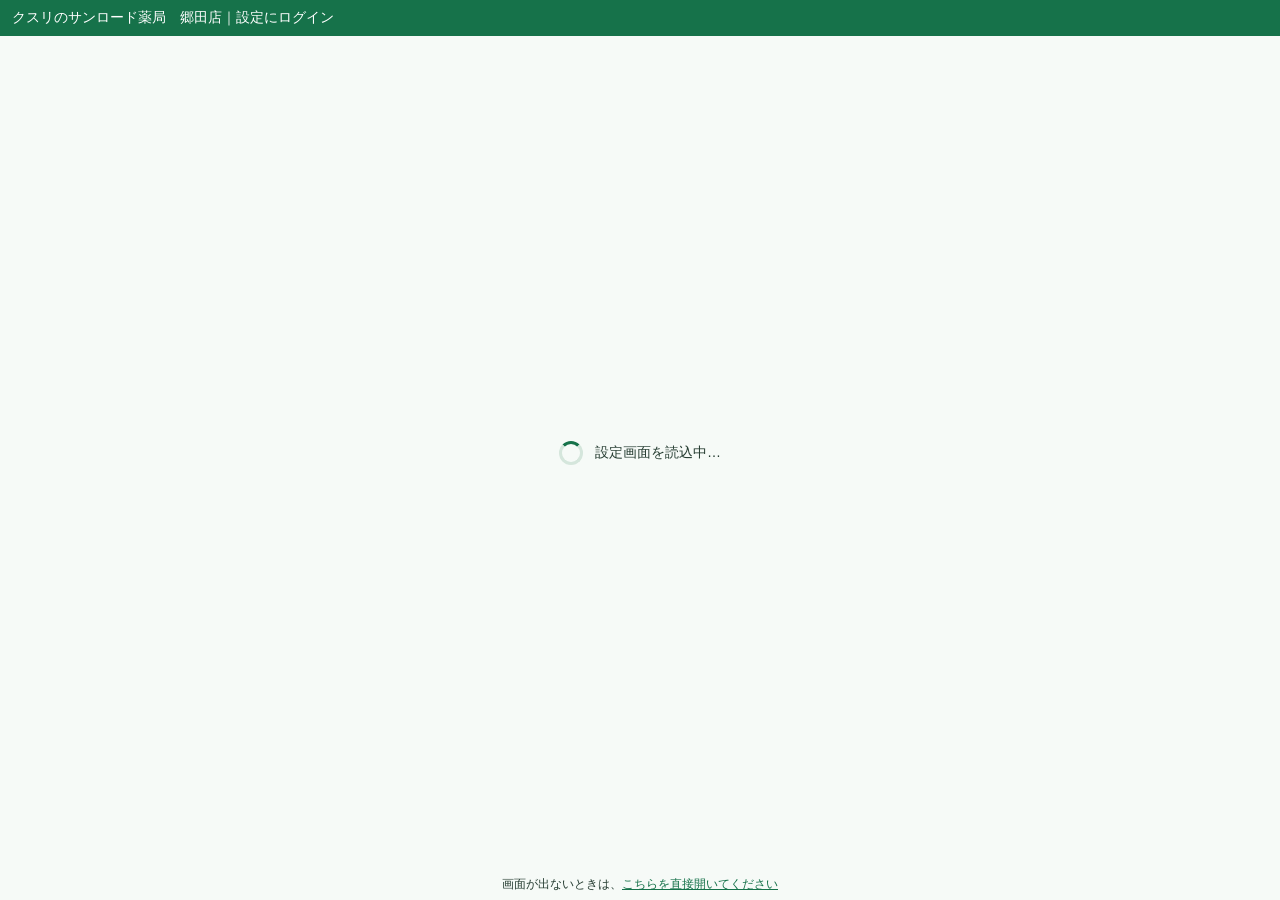
<file: settings/goda/index.html>
<!doctype html>
<html lang="ja">
<head>
  <meta charset="utf-8">
  <meta name="viewport" content="width=device-width, initial-scale=1">
  <meta http-equiv="Cache-Control" content="no-cache, no-store, must-revalidate">
  <meta http-equiv="Pragma" content="no-cache">
  <meta http-equiv="Expires" content="0">
  <title>クスリのサンロード薬局　郷田店｜業務設定</title>
  <script>
    const setupUrl = new URL(location.href);
    const setupLink = setupUrl.searchParams.get('setup');
    if (setupUrl.searchParams.has('setup')) {
      setupUrl.searchParams.delete('setup');
      history.replaceState(history.state, '', setupUrl.pathname + setupUrl.search + setupUrl.hash);
    }
    window.EXEC_URL = 'https://script.google.com/macros/s/AKfycbyhkj8LUD-8ix1i3cktzKFtmAVjTxxiORg6cjTihD5HwdAitlIisloTF-3MUwu4lKRu3g/exec';

  </script>
  <style>
    * { box-sizing: border-box; }
    html, body { margin: 0; height: 100%; }
    body { display: flex; flex-direction: column; height: 100vh; overflow: hidden; font-family: sans-serif; color: #243b30; background: #f6faf7; }
    header { flex: 0 0 auto; padding: 9px 12px; background: #16724A; color: white; font-size: 14px; }
    main { position: relative; flex: 1 1 auto; min-height: 0; overflow: hidden; }
    iframe { display: block; width: 100%; height: 100%; border: 0; visibility: hidden; }
    #loading { position: absolute; inset: 0; display: flex; align-items: center; justify-content: center; gap: 12px; font-size: 14px; }
    #loading[hidden] { display: none; }
    #loginPanel { position: absolute; inset: 0; overflow: auto; padding: 24px 16px; background: #f6faf7; }
    #loginPanel[hidden] { display: none; }
    form { max-width: 440px; margin: auto; }
    input:not([type="checkbox"]) { display: block; width: 100%; padding: 12px; font-size: 16px; }
    button { padding: 12px 24px; background: #16724A; color: white; border: 0; border-radius: 6px; font-size: 16px; }
    #loginMessage { min-height: 1.5em; }
    .spinner { width: 24px; height: 24px; border: 3px solid #d5e6dc; border-top-color: #16724A; border-radius: 50%; animation: spin 1s linear infinite; }
    @keyframes spin { to { transform: rotate(360deg); } }
    @media (prefers-reduced-motion: reduce) { .spinner { animation: none; } }
    footer { flex: 0 0 auto; padding: 7px 12px; text-align: center; font-size: 12px; background: #f6faf7; }
    a { color: #16724A; }
  </style>
</head>
<body>
  <header id="heading"></header>
  <main>
    <div id="loading" role="status"><span class="spinner" aria-hidden="true"></span><span>設定画面を読込中…</span></div>
    <section id="loginPanel" hidden="hidden">
      <form id="loginForm" method="post" action="#" onsubmit="return false">
        <h1 id="loginHeading"></h1>
        <p><label for="loginId">ログインID</label><input name="username" autocomplete="username" id="loginId" type="text" autocapitalize="none" spellcheck="false" required="required" maxlength="100"></p>
        <p><label for="password">パスワード</label><input type="password" name="password" autocomplete="current-password" id="password" required="required" maxlength="1024"></p>
        <p><label><input type="checkbox" id="remember" checked="checked"> このブラウザで保持（365日）</label></p>
        <p id="loginMessage" role="status" aria-live="polite"></p>
        <button type="submit" id="loginButton">ログイン</button>
        <p><a href="#register" id="showRegister">はじめての登録・ID やパスワードを忘れたとき</a></p>
      </form>
      <form id="registerForm" method="post" action="#" onsubmit="return false" hidden="hidden">
        <h1>はじめての登録</h1>
        <p id="setupCodeField"><label for="setupCode">登録コード</label><input id="setupCode" name="code" inputmode="numeric" autocomplete="one-time-code" required="required" placeholder="1234-5678"></p>
        <p id="setupConfirmed" hidden="hidden">登録リンクを確認しました</p>
        <p><label for="registerId">ログイン ID</label><input id="registerId" name="username" autocomplete="username" placeholder="kuma-admin" autocapitalize="none" spellcheck="false" required="required" maxlength="100"></p>
        <p><label for="newPassword">新しいパスワード</label><input id="newPassword" name="password" type="password" autocomplete="new-password" minlength="12" maxlength="1024" passwordrules="minlength: 12; required: lower; required: upper; required: digit;" required="required"></p>
        <p>ID を入れて、パスワード欄で「強力なパスワードを使用」を押し、登録する</p>
        <p><label for="registerName">名前</label><input id="registerName" name="name" value="サンロ太郎" required="required" maxlength="100"></p>
        <p id="registerMessage" role="status" aria-live="polite"></p>
        <button type="submit" id="registerButton">登録する</button>
        <p><a href="#login" id="showLogin">ログインにもどる</a></p>
      </form>
    </section>
    <iframe id="settings" title="業務設定" allow="clipboard-write" referrerpolicy="no-referrer-when-downgrade"></iframe>
  </main>
  <footer>画面が出ないときは、<a id="direct" target="_blank" rel="noopener noreferrer">こちらを直接開いてください</a></footer>
  <script>
    document.title = 'クスリのサンロード薬局　郷田店｜設定にログイン';
    document.getElementById('heading').textContent = document.title;
    document.getElementById('direct').href = window.EXEC_URL;
    const storeKey = 'goda';
    const frame = document.getElementById('settings');
    const panel = document.getElementById('loginPanel');
    let password = document.getElementById('password');
    let button = document.getElementById('loginButton');
    let message = document.getElementById('loginMessage');
    document.getElementById('loginHeading').textContent = document.title;
    let peer = null, peerOrigin = null, waiting = false, pending = false, readyTimer = null, loginTimer = null;
    let registering = false;
    let loadingTimer = null;
    function switchForm(value) {
      if (waiting || pending) return;
      password.value = ''; message.textContent = '';
      registering = value;
      document.getElementById('loginForm').hidden = value;
      document.getElementById('registerForm').hidden = !value;
      password = document.getElementById(value ? 'newPassword' : 'password');
      button = document.getElementById(value ? 'registerButton' : 'loginButton');
      message = document.getElementById(value ? 'registerMessage' : 'loginMessage');
    }
    document.getElementById('showRegister').addEventListener('click', function (event) { event.preventDefault(); switchForm(true); });
    document.getElementById('showLogin').addEventListener('click', function (event) { event.preventDefault(); switchForm(false); });
    if (setupLink !== null) {
      document.getElementById('setupCode').value = setupLink;
      document.getElementById('setupCode').type = 'hidden';
      document.getElementById('setupCodeField').hidden = true;
      document.getElementById('setupConfirmed').hidden = false;
      switchForm(true);
      showApp(false);
      document.getElementById('registerId').focus();
    }
    function showApp(loggedIn) {
      clearTimeout(loadingTimer);
      panel.hidden = loggedIn;
      frame.style.visibility = loggedIn ? 'visible' : 'hidden';
      document.getElementById('loading').hidden = true;
    }
    function registrationMessage(message){
     message=typeof message==='string'?message.replace(/^Error: /,''):'';
     const fixed=['ID は半角英数字と _ . @ - だけ、パスワードは12文字以上にしてください','リンクの期限切れです。GAS でもう一度リンクを出してください','少し待ってからもう一度','保存できませんでした。もう一度','登録はできました。ログインを押してください'];
     return message.startsWith('保存できませんでした：')||fixed.includes(message)||/^コードが違います（あと [1-9] 回）$/.test(message)?message:'保存できませんでした。もう一度';
    }
    function validRegistration() {
      if (!registering) return true;
      const id = document.getElementById('registerId').value;
      if (/^[A-Za-z0-9_.@-]{1,100}$/.test(id) && Array.from(password.value).length >= 12 && password.value.length <= 1024 && !/[,\r\n]/.test(password.value)) return true;
      message.textContent = 'ID は半角英数字と _ . @ - だけ、パスワードは12文字以上にしてください';
      return false;
    }
    function sendLogin() {
      if (pending) return;
      if (!validRegistration()) { waiting = false; clearTimeout(readyTimer); button.disabled = false; return; }
      waiting = false; clearTimeout(readyTimer); pending = true;
      message.textContent = registering ? '登録中…（30 秒ほどかかることがあります）' : 'ログイン中…（少し時間がかかります）';
      loginTimer = setTimeout(function () {
        pending = false; button.disabled = false;
        message.textContent = '時間がかかっています。もう一度押すか、少し待ってから画面を再読み込みしてください';
        password.value = '';
      }, registering ? 60000 : 45000);
      if (registering) {
        peer.postMessage({type:'linefax-settings-register', code:document.getElementById('setupCode').value,
          loginId:document.getElementById('registerId').value, password:password.value,
          name:document.getElementById('registerName').value, storeKey:storeKey}, peerOrigin);
        return;
      }
      peer.postMessage({type:'linefax-settings-login', loginId:document.getElementById('loginId').value,
        password:password.value, remember:document.getElementById('remember').checked, storeKey:storeKey}, peerOrigin);
    }
    window.addEventListener('message', function (event) {
      if (!/^https:\/\/[a-z0-9-]+-script\.googleusercontent\.com$/.test(event.origin)) return;
      const data = event.data;
      if (!data || typeof data !== 'object' || !event.source) return;
      if (peer && (event.source !== peer || event.origin !== peerOrigin)) return;
      if (data.type === 'linefax-settings-ready') {
        // GASの入れ子iframeを許可し、別ウィンドウからのreadyは拒否する。
        let w = event.source, ok = false;
        try {
          for (let i = 0; i < 5 && w; i++) {
            if (w === frame.contentWindow) { ok = true; break; }
            if (w === w.parent) break;
            w = w.parent;
          }
        } catch (e) { return; }
        if (!ok) return;
        clearTimeout(loadingTimer);
        if (!peer) { peer = event.source; peerOrigin = event.origin; }
        peer.postMessage({type:'linefax-settings-hello', storeKey:storeKey}, peerOrigin);
        if (data.restoring === true) {
          loadingTimer = setTimeout(function () { showApp(false); }, 30000);
        } else if (data.loggedIn === true) {
          waiting = false; pending = false; clearTimeout(readyTimer); clearTimeout(loginTimer);
          button.disabled = false; showApp(true); password.value = '';
        } else {
          showApp(false);
          if (waiting) sendLogin();
        }
      } else if (peer && ['linefax-settings-register-result', 'linefax-settings-login-result'].includes(data.type) && typeof data.ok === 'boolean' && (data.ok || (pending && data.type === (registering ? 'linefax-settings-register-result' : 'linefax-settings-login-result')))) {
        waiting = false; pending = false; clearTimeout(readyTimer); clearTimeout(loginTimer); button.disabled = false;
        message.textContent = data.ok ? '' : (registering ? registrationMessage(data.message) : 'IDまたはパスワードが違います');
        showApp(data.ok);
        password.value = '';
      } else if (peer && data.type === 'linefax-settings-logged-out') {
        waiting = false; pending = false; clearTimeout(readyTimer); clearTimeout(loginTimer); button.disabled = false;
        password.value = ''; message.textContent = ''; showApp(false);
      }
    });
    function submitAuth(event) {
      event.preventDefault();
      if (button.disabled || !validRegistration()) return;
      button.disabled = true;
      if (peer) { sendLogin(); return; }
      waiting = true; message.textContent = '読み込み中…';
      readyTimer = setTimeout(function () {
        waiting = false; button.disabled = false;
        message.textContent = '読み込みに時間がかかっています。再試行するか、下の直接リンクを開いてください。';
        password.value = '';
      }, 15000);
    }
    document.getElementById('loginForm').addEventListener('submit', submitAuth);
    document.getElementById('registerForm').addEventListener('submit', submitAuth);
    frame.onload = function () {
      if (peer) return;
      clearTimeout(loadingTimer);
      loadingTimer = setTimeout(function () { showApp(false); }, 20000);
    };
    frame.src = window.EXEC_URL;
  </script>
</body>
</html>
</file>
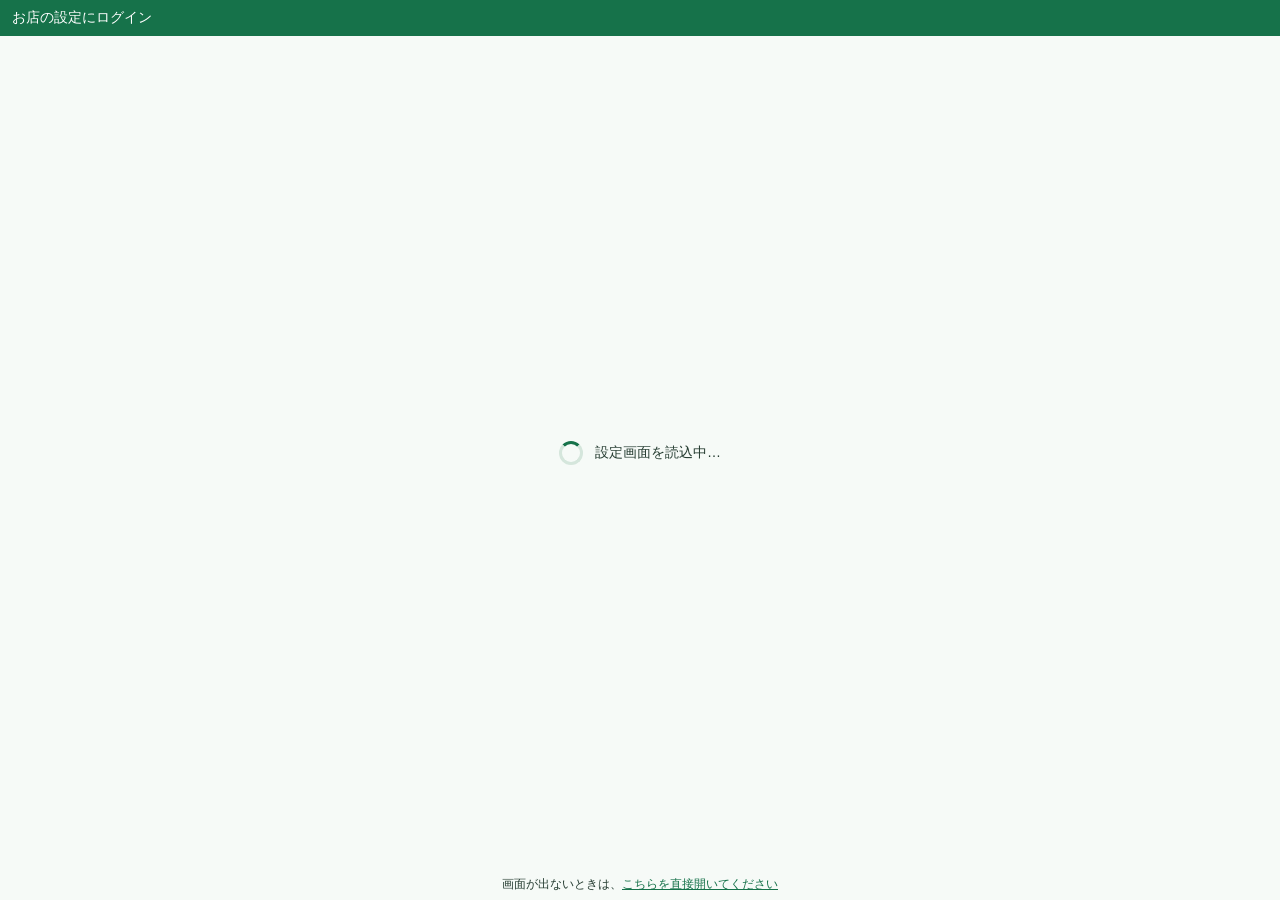
<file: settings/masuho/index.html>
<!doctype html>
<html lang="ja">
<head>
  <meta charset="utf-8">
  <meta name="viewport" content="width=device-width, initial-scale=1">
  <meta http-equiv="Cache-Control" content="no-cache, no-store, must-revalidate">
  <meta http-equiv="refresh" content="0;url=/settings/?store=masuho">
  <title>お店の設定にログイン</title>
  <script>location.replace('/settings/?store=masuho');</script>
</head>
<body><p><a href="/settings/?store=masuho">お店の設定にログイン</a></p></body>
</html>
</file>
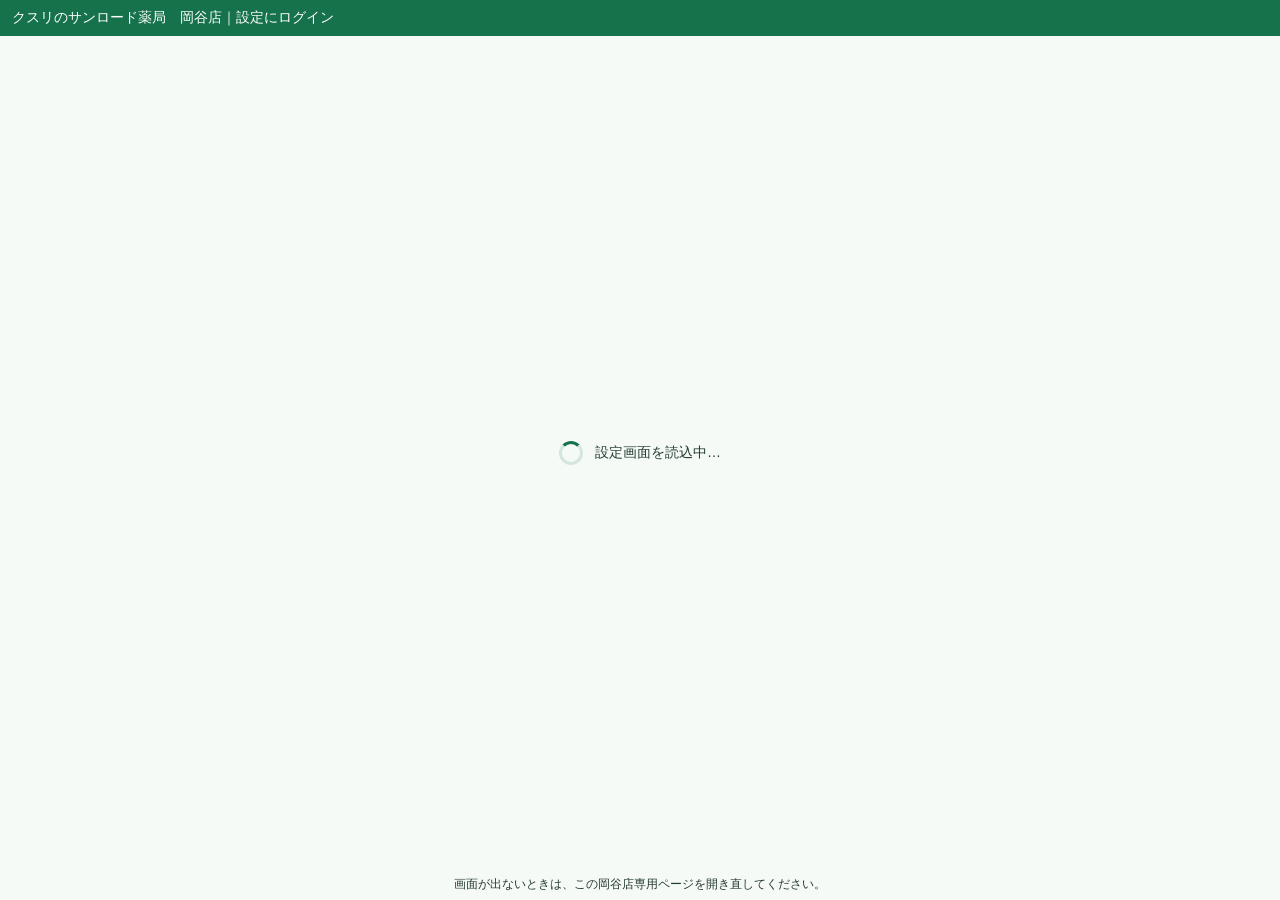
<file: settings/okaya/index.html>
<!doctype html>
<html lang="ja">
<head>
  <meta charset="utf-8">
  <meta name="viewport" content="width=device-width, initial-scale=1">
  <meta http-equiv="Cache-Control" content="no-cache, no-store, must-revalidate">
  <meta http-equiv="Pragma" content="no-cache">
  <meta http-equiv="Expires" content="0">
  <title>クスリのサンロード薬局　岡谷店｜業務設定</title>
  <script>
    const setupUrl = new URL(location.href);
    const setupLink = setupUrl.searchParams.get('setup');
    if (setupUrl.searchParams.has('setup')) {
      setupUrl.searchParams.delete('setup');
      history.replaceState(history.state, '', setupUrl.pathname + setupUrl.search + setupUrl.hash);
    }
    window.EXEC_URL = 'https://script.google.com/macros/s/AKfycbxAN_3a97De8QWIwXSme0NyZrwdlbmL4QMn7w3hBEONpoojnqfMl1LFW_qptYmJ-CpnOQ/exec'; // Dedicated Okaya settings deployment.

  </script>
  <style>
    * { box-sizing: border-box; }
    html, body { margin: 0; height: 100%; }
    body { display: flex; flex-direction: column; height: 100vh; overflow: hidden; font-family: sans-serif; color: #243b30; background: #f6faf7; }
    header { flex: 0 0 auto; padding: 9px 12px; background: #16724A; color: white; font-size: 14px; }
    main { position: relative; flex: 1 1 auto; min-height: 0; overflow: hidden; }
    iframe { display: block; width: 100%; height: 100%; border: 0; visibility: hidden; }
    #loading { position: absolute; inset: 0; display: flex; align-items: center; justify-content: center; gap: 12px; font-size: 14px; }
    #loading[hidden] { display: none; }
    #loginPanel { position: absolute; inset: 0; overflow: auto; padding: 24px 16px; background: #f6faf7; }
    #loginPanel[hidden] { display: none; }
    form { max-width: 440px; margin: auto; }
    input:not([type="checkbox"]) { display: block; width: 100%; padding: 12px; font-size: 16px; }
    button { padding: 12px 24px; background: #16724A; color: white; border: 0; border-radius: 6px; font-size: 16px; }
    #loginMessage { min-height: 1.5em; }
    .spinner { width: 24px; height: 24px; border: 3px solid #d5e6dc; border-top-color: #16724A; border-radius: 50%; animation: spin 1s linear infinite; }
    @keyframes spin { to { transform: rotate(360deg); } }
    @media (prefers-reduced-motion: reduce) { .spinner { animation: none; } }
    footer { flex: 0 0 auto; padding: 7px 12px; text-align: center; font-size: 12px; background: #f6faf7; }
    a { color: #16724A; }
  </style>
</head>
<body>
  <header id="heading"></header>
  <main>
    <div id="loading" role="status"><span class="spinner" aria-hidden="true"></span><span>設定画面を読込中…</span></div>
    <section id="loginPanel" hidden="hidden">
      <form id="loginForm" method="post" action="#" onsubmit="return false">
        <h1 id="loginHeading"></h1>
        <p><label for="loginId">ログインID</label><input name="username" autocomplete="username" id="loginId" type="text" autocapitalize="none" spellcheck="false" required="required" maxlength="100"></p>
        <p><label for="password">パスワード</label><input type="password" name="password" autocomplete="current-password" id="password" required="required" maxlength="1024"></p>
        <p><label><input type="checkbox" id="remember" checked="checked"> このブラウザで保持（365日）</label></p>
        <p id="loginMessage" role="status" aria-live="polite"></p>
        <button type="submit" id="loginButton">ログイン</button>
        <p><a href="#register" id="showRegister">はじめての登録・ID やパスワードを忘れたとき</a></p>
      </form>
      <form id="registerForm" method="post" action="#" onsubmit="return false" hidden="hidden">
        <h1>はじめての登録</h1>
        <p id="setupCodeField"><label for="setupCode">登録コード</label><input id="setupCode" name="code" inputmode="numeric" autocomplete="one-time-code" required="required" placeholder="1234-5678"></p>
        <p id="setupConfirmed" hidden="hidden">登録リンクを確認しました</p>
        <p><label for="registerId">ログイン ID</label><input id="registerId" name="username" autocomplete="username" value="chozai734.okaya@kusurisunroad.co.jp" autocapitalize="none" spellcheck="false" required="required" maxlength="100"></p>
        <p><label for="newPassword">新しいパスワード</label><input id="newPassword" name="password" type="password" autocomplete="new-password" minlength="12" maxlength="1024" passwordrules="minlength: 12; required: lower; required: upper; required: digit;" required="required"></p>
        <p>ID を入れて、パスワード欄で「強力なパスワードを使用」を押し、登録する</p>
        <p><label for="registerName">名前</label><input id="registerName" name="name" value="クスリのサンロード薬局　岡谷店" required="required" maxlength="100"></p>
        <p id="registerMessage" role="status" aria-live="polite"></p>
        <button type="submit" id="registerButton">登録する</button>
        <p><a href="#login" id="showLogin">ログインにもどる</a></p>
      </form>
    </section>
    <iframe id="settings" title="業務設定" allow="clipboard-write" referrerpolicy="no-referrer-when-downgrade"></iframe>
  </main>
  <footer>画面が出ないときは、この岡谷店専用ページを開き直してください。</footer>
  <script>
    document.title = 'クスリのサンロード薬局　岡谷店｜設定にログイン';
    document.getElementById('heading').textContent = document.title;
    const storeKey = 'okaya';
    const frame = document.getElementById('settings');
    const panel = document.getElementById('loginPanel');
    let password = document.getElementById('password');
    let button = document.getElementById('loginButton');
    let message = document.getElementById('loginMessage');
    document.getElementById('loginHeading').textContent = document.title;
    let peer = null, peerOrigin = null, waiting = false, pending = false, readyTimer = null, loginTimer = null;
    let registering = false;
    let loadingTimer = null;
    function switchForm(value) {
      if (waiting || pending) return;
      password.value = ''; message.textContent = '';
      registering = value;
      document.getElementById('loginForm').hidden = value;
      document.getElementById('registerForm').hidden = !value;
      password = document.getElementById(value ? 'newPassword' : 'password');
      button = document.getElementById(value ? 'registerButton' : 'loginButton');
      message = document.getElementById(value ? 'registerMessage' : 'loginMessage');
    }
    document.getElementById('showRegister').addEventListener('click', function (event) { event.preventDefault(); switchForm(true); });
    document.getElementById('showLogin').addEventListener('click', function (event) { event.preventDefault(); switchForm(false); });
    if (setupLink !== null) {
      document.getElementById('setupCode').value = setupLink;
      document.getElementById('setupCode').type = 'hidden';
      document.getElementById('setupCodeField').hidden = true;
      document.getElementById('setupConfirmed').hidden = false;
      switchForm(true);
      showApp(false);
      document.getElementById('registerId').focus();
    }
    function showApp(loggedIn) {
      clearTimeout(loadingTimer);
      panel.hidden = loggedIn;
      frame.style.visibility = loggedIn ? 'visible' : 'hidden';
      document.getElementById('loading').hidden = true;
    }
    function registrationMessage(message){
     message=typeof message==='string'?message.replace(/^Error: /,''):'';
     const fixed=['ID は半角英数字と _ . @ - だけ、パスワードは12文字以上にしてください','リンクの期限切れです。GAS でもう一度リンクを出してください','少し待ってからもう一度','保存できませんでした。もう一度','登録はできました。ログインを押してください'];
     return message.startsWith('保存できませんでした：')||fixed.includes(message)||/^コードが違います（あと [1-9] 回）$/.test(message)?message:'保存できませんでした。もう一度';
    }
    function validRegistration() {
      if (!registering) return true;
      const id = document.getElementById('registerId').value;
      if (/^[A-Za-z0-9_.@-]{1,100}$/.test(id) && Array.from(password.value).length >= 12 && password.value.length <= 1024 && !/[,\r\n]/.test(password.value)) return true;
      message.textContent = 'ID は半角英数字と _ . @ - だけ、パスワードは12文字以上にしてください';
      return false;
    }
    function sendLogin() {
      if (pending) return;
      if (!validRegistration()) { waiting = false; clearTimeout(readyTimer); button.disabled = false; return; }
      waiting = false; clearTimeout(readyTimer); pending = true;
      message.textContent = registering ? '登録中…（30 秒ほどかかることがあります）' : 'ログイン中…（少し時間がかかります）';
      loginTimer = setTimeout(function () {
        pending = false; button.disabled = false;
        message.textContent = '時間がかかっています。もう一度押すか、少し待ってから画面を再読み込みしてください';
        password.value = '';
      }, registering ? 60000 : 45000);
      if (registering) {
        peer.postMessage({type:'linefax-settings-register', code:document.getElementById('setupCode').value,
          loginId:document.getElementById('registerId').value, password:password.value,
          name:document.getElementById('registerName').value, storeKey:storeKey}, peerOrigin);
        return;
      }
      peer.postMessage({type:'linefax-settings-login', loginId:document.getElementById('loginId').value,
        password:password.value, remember:document.getElementById('remember').checked, storeKey:storeKey}, peerOrigin);
    }
    window.addEventListener('message', function (event) {
      if (!/^https:\/\/[a-z0-9-]+-script\.googleusercontent\.com$/.test(event.origin)) return;
      const data = event.data;
      if (!data || typeof data !== 'object' || !event.source) return;
      if (peer && (event.source !== peer || event.origin !== peerOrigin)) return;
      if (data.type === 'linefax-settings-ready') {
        // GASの入れ子iframeを許可し、別ウィンドウからのreadyは拒否する。
        let w = event.source, ok = false;
        try {
          for (let i = 0; i < 5 && w; i++) {
            if (w === frame.contentWindow) { ok = true; break; }
            if (w === w.parent) break;
            w = w.parent;
          }
        } catch (e) { return; }
        if (!ok) return;
        clearTimeout(loadingTimer);
        if (!peer) { peer = event.source; peerOrigin = event.origin; }
        peer.postMessage({type:'linefax-settings-hello', storeKey:storeKey}, peerOrigin);
        if (data.restoring === true) {
          loadingTimer = setTimeout(function () { showApp(false); }, 30000);
        } else if (data.loggedIn === true) {
          waiting = false; pending = false; clearTimeout(readyTimer); clearTimeout(loginTimer);
          button.disabled = false; showApp(true); password.value = '';
        } else {
          showApp(false);
          if (waiting) sendLogin();
        }
      } else if (peer && ['linefax-settings-register-result', 'linefax-settings-login-result'].includes(data.type) && typeof data.ok === 'boolean' && (data.ok || (pending && data.type === (registering ? 'linefax-settings-register-result' : 'linefax-settings-login-result')))) {
        waiting = false; pending = false; clearTimeout(readyTimer); clearTimeout(loginTimer); button.disabled = false;
        message.textContent = data.ok ? '' : (registering ? registrationMessage(data.message) : 'IDまたはパスワードが違います');
        showApp(data.ok);
        password.value = '';
      } else if (peer && data.type === 'linefax-settings-logged-out') {
        waiting = false; pending = false; clearTimeout(readyTimer); clearTimeout(loginTimer); button.disabled = false;
        password.value = ''; message.textContent = ''; showApp(false);
      }
    });
    function submitAuth(event) {
      event.preventDefault();
      if (button.disabled || !validRegistration()) return;
      button.disabled = true;
      if (peer) { sendLogin(); return; }
      waiting = true; message.textContent = '読み込み中…';
      readyTimer = setTimeout(function () {
        waiting = false; button.disabled = false;
        message.textContent = '読み込みに時間がかかっています。再試行するか、下の直接リンクを開いてください。';
        password.value = '';
      }, 15000);
    }
    document.getElementById('loginForm').addEventListener('submit', submitAuth);
    document.getElementById('registerForm').addEventListener('submit', submitAuth);
    frame.onload = function () {
      if (peer) return;
      clearTimeout(loadingTimer);
      loadingTimer = setTimeout(function () { showApp(false); }, 20000);
    };
    if (!window.EXEC_URL) {
      document.getElementById('loading').textContent = '岡谷店の設定画面は準備中です。';
      document.querySelectorAll('form button').forEach(b => b.disabled = true);
    } else {
      frame.src = window.EXEC_URL;
    }
  </script>
</body>
</html>
</file>
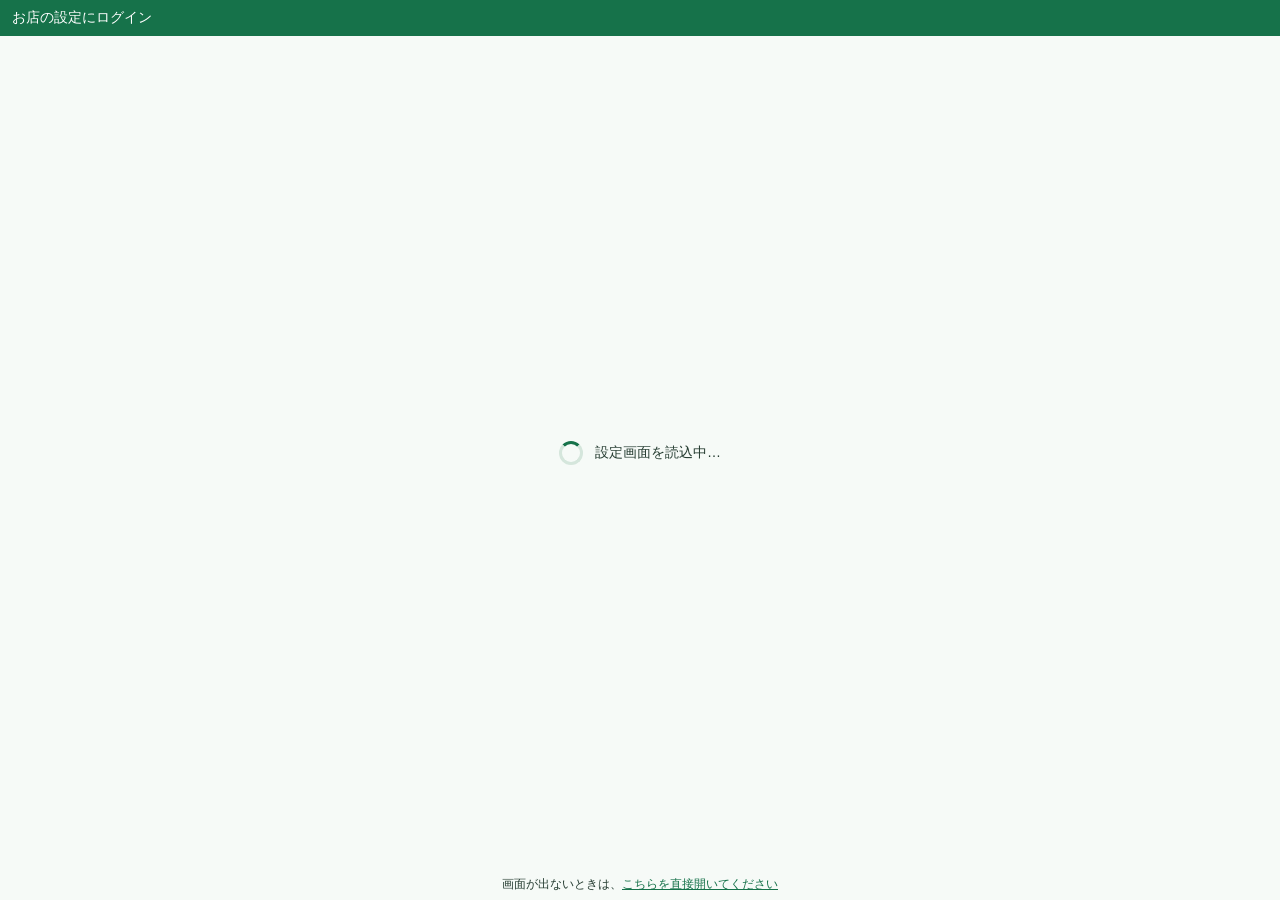
<file: settings/shimoyoshida/index.html>
<!doctype html>
<html lang="ja">
<head>
  <meta charset="utf-8">
  <meta name="viewport" content="width=device-width, initial-scale=1">
  <meta http-equiv="Cache-Control" content="no-cache, no-store, must-revalidate">
  <meta http-equiv="refresh" content="0;url=/settings/?store=shimoyoshida">
  <title>お店の設定にログイン</title>
  <script>location.replace('/settings/?store=shimoyoshida');</script>
</head>
<body><p><a href="/settings/?store=shimoyoshida">お店の設定にログイン</a></p></body>
</html>
</file>
<file: shimoyoshida/style.css>
/* v2: one task per panel, compact completed choices, full-width photo controls. */
:root{font:18px/1.4 -apple-system,BlinkMacSystemFont,"Hiragino Sans",sans-serif;color:#153b39;background:#f3f8f7}*{box-sizing:border-box}body{margin:0;max-width:560px;margin-inline:auto}header{padding:8px 12px;background:#e7f6f2;display:flex;align-items:center;justify-content:space-between;gap:12px;font-size:.89rem}button{font:inherit;font-size:1rem;min-height:56px;padding:10px 12px;border:2px solid #bad8d1;border-radius:14px;background:white;color:#155e57;cursor:pointer;overflow-wrap:anywhere}button:focus-visible{outline:3px solid #153b39;outline-offset:3px}button:disabled{opacity:.6;cursor:wait}header button,.actions button,.done-row button{font-size:.89rem;min-height:44px;padding:6px 10px;flex-shrink:0}main{padding:12px;display:grid;gap:12px}h1{font-size:1.22rem;line-height:1.35;margin:0 0 12px}h2{font-size:1rem;margin:12px 0}p{margin:8px 0}.panel{padding:12px;background:white;border:1px solid #dcebe6;border-radius:20px}.panel>button{display:block;width:100%;margin-top:12px}.primary{background:#168276;color:white;border-color:#168276;font-weight:700}.selected{border:3px solid #155e57;font-weight:700}.done-row{display:flex;align-items:center;justify-content:space-between;gap:12px;padding:6px 10px;border:1px solid #dcebe6;background:#fff;border-radius:14px;font-size:.89rem}.done-row span{min-width:0}.photos{display:flex;gap:12px;flex-wrap:wrap}.photo{min-width:0;flex:1}.photo img{width:100%;height:64px;object-fit:contain;background:#f0f8f5;border-radius:8px}.edit{display:grid;grid-template-columns:1fr;gap:12px}.edit .photo{display:flex;align-items:center;gap:12px}.edit img{width:48px;height:56px;flex-shrink:0}.actions{display:flex;gap:12px;flex:1}.actions button{flex:1}.talk-photo{font-size:.89rem;padding:6px}.preview{display:block;width:100%;height:290px;object-fit:contain;background:#f0f8f5;margin-bottom:12px}.time-grid{display:grid;grid-template-columns:1fr 1fr;gap:12px}.large{font-size:23px}.large .time-grid{grid-template-columns:1fr}.large .edit .photo{flex-wrap:wrap}#notice:not(:empty){padding:12px;background:#fff3d4}.sent{text-align:center}.check{font-size:3rem;color:#168276}small{display:block;font-size:.89rem;font-weight:400;margin-top:4px}.privacy{font-size:.89rem;color:#526e68;margin:12px 0 0}.confirm .photos{margin-bottom:12px}

.confirm .photos .photo{flex:0 0 56px}.confirm .photos .done-row{flex:1;padding:4px;gap:12px}.confirm .talk-photo{flex:0 0 56px;padding:0;font-size:.89rem}

/* Clear tactile feedback and a CSS-only status indicator. */
button{touch-action:manipulation;box-shadow:0 3px 0 #bad8d1}
button:active:not(:disabled){background:#ccfbf1;color:#153b39;border-color:#0f766e;transform:translateY(3px);box-shadow:inset 0 2px 4px #86b8ad}
button.primary:active:not(:disabled){background:#115e59;color:white}
.progress{position:sticky;top:0;z-index:2;display:flex;align-items:center;gap:12px;padding:18px;border:2px solid #168276;border-radius:14px;background:#e7f6f2;color:#153b39;font-size:1.22rem;font-weight:700;box-shadow:0 3px 10px #153b3922}
.spinner{display:inline-block;flex-shrink:0;width:28px;height:28px;border:4px solid #bad8d1;border-top-color:#155e57;border-radius:50%;animation:spin .8s linear infinite}
.album-help{font-size:1rem;color:#526e68}
@keyframes spin{to{transform:rotate(360deg)}}
@keyframes pulse{50%{opacity:.35}}
@media(prefers-reduced-motion:reduce){.spinner{animation:pulse 1.5s ease-in-out infinite}button:active:not(:disabled){transform:none}}

/* 閉じる・文字サイズを常時表示し、長い店名は次の行へ。 */
header{flex-wrap:wrap}#pharmacy-heading{flex:1;min-width:0;overflow-wrap:break-word}header .close-button{background:#eee;color:#444;border-color:#bbb;box-shadow:0 3px 0 #bbb}
#app-version{text-align:center;font-size:12px;color:#64736f;padding:12px}
@media(max-width:420px){#pharmacy-heading{order:3;flex-basis:100%}}
</file>
